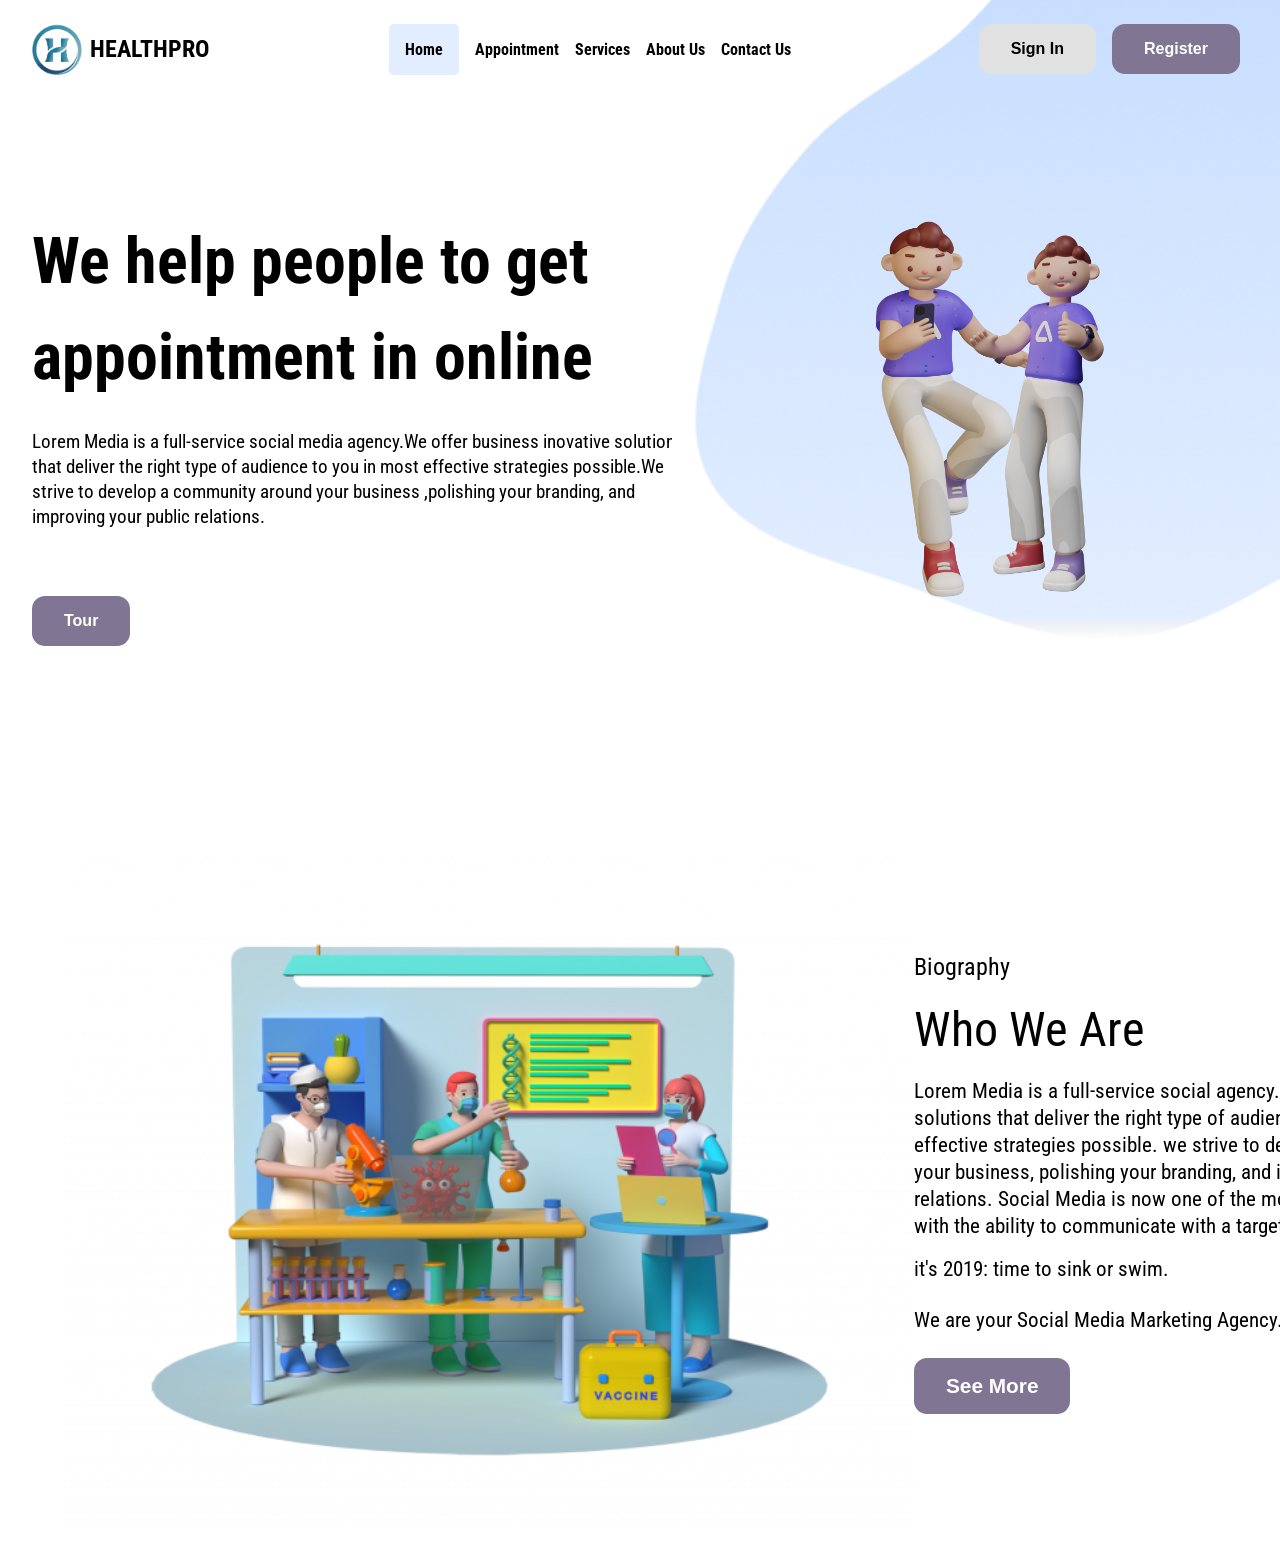
<file: frontend/index.html>
<!DOCTYPE html>
<html lang="en">

<head>
  <meta charset="UTF-8">
  <meta name="viewport" content="width=device-width, initial-scale=1.0">
  <link rel="stylesheet" href="https://cdnjs.cloudflare.com/ajax/libs/font-awesome/6.7.2/css/all.min.css"
    integrity="sha512-Evv84Mr4kqVGRNSgIGL/F/aIDqQb7xQ2vcrdIwxfjThSH8CSR7PBEakCr51Ck+w+/U6swU2Im1vVX0SVk9ABhg=="
    crossorigin="anonymous" referrerpolicy="no-referrer" />
  <link
    href="https://fonts.googleapis.com/css2?family=Libre+Baskerville:ital,wght@0,400;0,700;1,400&family=Roboto+Condensed:ital,wght@0,100..900;1,100..900&family=Roboto+Serif:ital,opsz,wght@0,8..144,100..900;1,8..144,100..900&display=swap"
    rel="stylesheet">
  <link rel="shortcut icon" href="./images/healthpro.png" type="image/x-icon">
  <link rel="stylesheet" href="./css/styles.css">
  <title>HealthPro</title>
</head>

<body>
  <!-- HEADER SECTION START -->

  <nav class="container nav-items">
    <section class="logo">
      <img src="./images/healthpro.png" alt="">
      <h1>HealthPro</h1>
    </section>

    <ul class="nav-lists" id="nav-lists">
      <li><a href="#" class="nav-list current">Home</a></li>
      <li><a href="#" class="nav-list">Appointment</a></li>
      <li><a href="#" class="nav-list">Services</a></li>
      <li><a href="#" class="nav-list">About Us</a></li>
      <li><a href="#" class="nav-list">Contact Us</a></li>
    </ul>

    <section class="auth">
      <button id="reg-btn" class="btn-dark btn">Sign In</button>
      <button id="reg-btn" class="btn-light btn">Register</button>
    </section>

    <span class="fa-solid fa-bars"></span>
  </nav>
  <!-- HEADER SECTION END -->


  <!-- HERO SECTION START -->
  <scetion class="hero-section">
    <section class="container hero-content">
      <h1>We help people to get appointment in online</h1>
      <p>Lorem Media is a full-service social media agency.We offer business inovative solutions that deliver the right
        type of audience to you in most effective strategies possible.We strive to develop a community around your
        business ,polishing your branding, and improving your public relations.</p>
      <button class="btn-light btn">Tour</button>
    </section>

    <section class="hero-image">
        <img src="./images/Vector (15).png" alt="" class="background">
        <div class="category hero-img-wrapper">
          <img src="./images/human1.png" alt="" class="human1">
          <img src="./images/human2.png" alt="" class="human2">
        </div>
    </section>
  </scetion>
  <!-- HERO SECTION END -->

  <!-- VACCINE SECTOR START -->
   <section class="category vaccine-container">
    <div class="vaccine-image">
      <img src="./images/Vaccine.png" alt="" >
    </div>
    <section class="vaccine-content">
      <p>Biography</p>
      <p>Who We Are</p>
      <p>Lorem Media is a full-service social agency. we offer business innovative solutions that deliver the right type of audience to you in the most effective strategies possible. we strive to develop a community around your business, polishing your branding, and improving your public relations.
        Social Media is now one of the most powerful marketing tools with the ability to communicate with a target audience in real time.
      </p>
      <p>
        it's 2019: time to sink or swim.
      </p>
      <p>
        We are your Social Media Marketing Agency.
      </p>

      <button class="btn-light btn">See More</button>
    </section>
   </section>
  <!-- VACCINE SECTOR END -->



  <!-- linked javascript -->
  <script src="./js/app.js"></script>
  <!-- linked javascript end -->
</body>

</html>
</file>
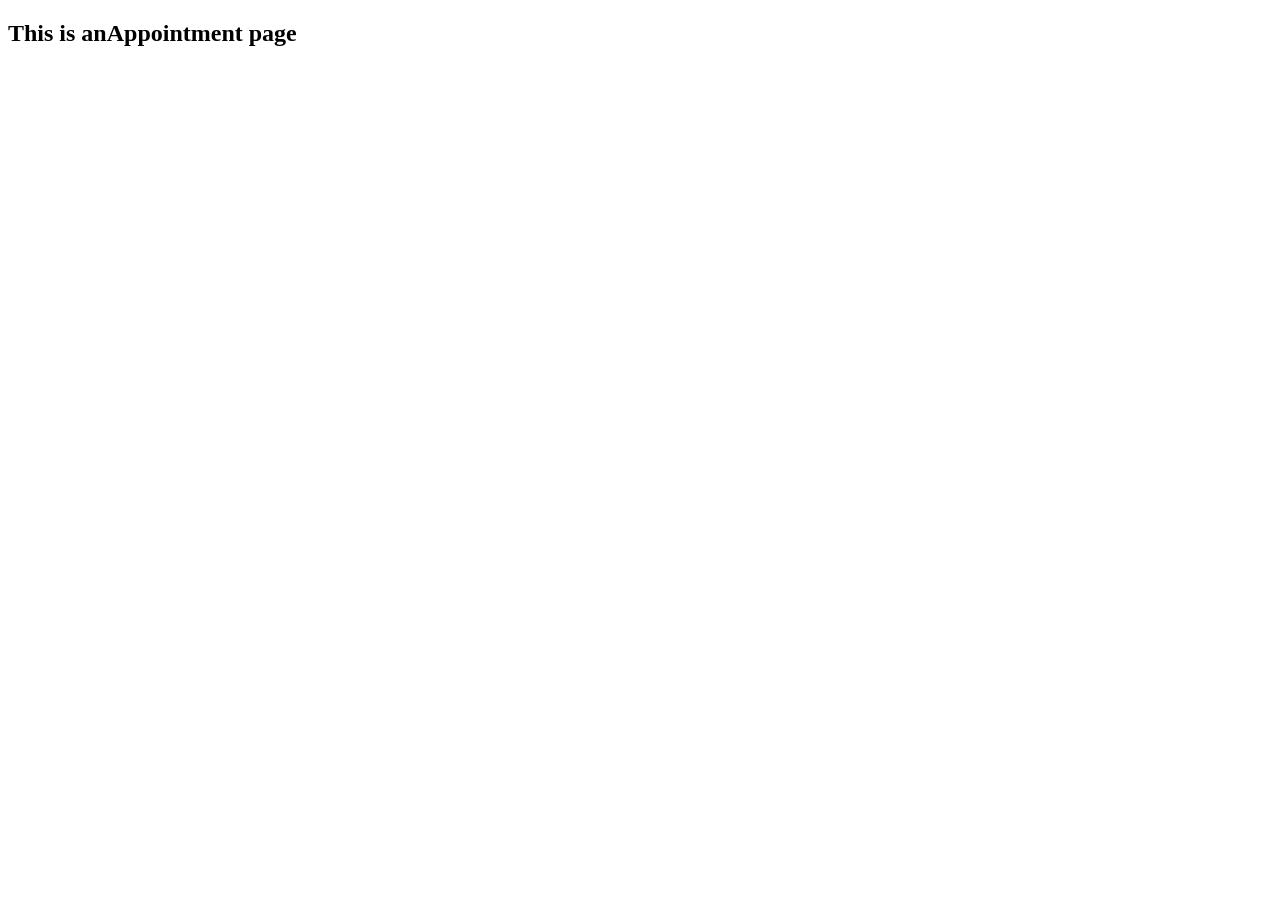
<file: frontend/appointment.html>
<!DOCTYPE html>
<html lang="en">
<head>
  <meta charset="UTF-8">
  <meta name="viewport" content="width=device-width, initial-scale=1.0">
  <meta name="description" content="This is an online platform that connects patients with doctors. Patients can book appointments with doctors and get prescriptions online.">
  <link rel="stylesheet" href="https://cdnjs.cloudflare.com/ajax/libs/font-awesome/6.7.2/css/all.min.css"
    integrity="sha512-Evv84Mr4kqVGRNSgIGL/F/aIDqQb7xQ2vcrdIwxfjThSH8CSR7PBEakCr51Ck+w+/U6swU2Im1vVX0SVk9ABhg=="
    crossorigin="anonymous" referrerpolicy="no-referrer" />
  <title>Appointment Page</title>
</head>
<body>
  <h2>This is anAppointment page</h2>


  <script src="./js/appointment.js"></script>
</body>
</html>
</file>
<file: frontend/css/styles.css>
*,
*::after,
*::before {
  margin: 0;
  padding: 0;
  box-sizing: border-box;
}
/* utitlity */

:root {
  --primary-color: #9b77fe;
  --secondary-color: #807593;
  --background-color: #ffffff;
  --border-color: #9e9e9e;
  --current: #c5dcff80;
  --color: #000000;
  --btn-color: #e1e1e1;
  --font-family: "Roboto Condensed", serif;
  --transition: all 0.3s linear;
  --p-line-height: 1.3;
  --h-line-height: 1.5;
}

html {
  scroll-behavior: smooth;
}

body {
  font-family: var(--font-family);
  /* background-color: var(--background-color); */
  color: var(--color);
}

img {
  width: 100%;
  height: auto;
}

a {
  text-decoration: none;
  color: var(--color);
}

ul {
  list-style-type: none;
}

h1,
h2,
h3,
h4,
h5,
h6 {
  line-height: var(--h-line-height);
  font-family: var(--font-family);
}

p {
  line-height: var(--p-line-height);
  margin-bottom: 1rem;
}

.btn {
  display: inline-block;
  padding: 1rem 2rem;
  border: none;
  gap: 1.3rem;
  color: var(--color);
  font-size: 16px;
  font-weight: bold;
  cursor: pointer;
}

.btn-dark {
  background: var(--btn-color);
  border-radius: 13px;
}

.category {
  display: inline-block;
  padding: 2rem 4rem;
  margin-top: 10rem;
}
.btn-dark:hover {
  opacity: 0.9;
}

.btn-light {
  background: var(--secondary-color);
  color: var(--background-color);
  border-radius: 13px;
}

.container {
  margin: auto;
  padding: 1rem 2rem;
  overflow: hidden;
}
/* utitlity end */

/* header */
.nav-items {
  display: flex;
  justify-content: space-between;
  align-items: center;
  position: relative;
}

.nav-items .logo h1 {
  font-size: 1.5rem;
  text-transform: uppercase;
  font-weight: bold;
}

.nav-items .logo img {
  width: 50px;
  height: auto;
}

.nav-items .logo {
  display: flex;
  align-items: center;
  gap: 0.5rem;
}

.nav-lists {
  display: flex;
  align-items: center;
  gap: 1rem;
}

.nav-lists li a {
  font-size: 1rem;
  font-weight: bold;
}

.nav-items ul li a.current {
  background: var(--current);
  color: var(--color);
  padding: 1rem;
  border-radius: 5px;
}

.nav-items ul li a.current:hover {
  opacity: 0.9;
}
.fa-solid {
  display: none;
}

.auth {
  display: flex;
  align-items: center;
  z-index: 1;
}

.nav-items .auth button {
  margin: 0.5rem;
}
/* header end */

/* hero section */
.hero-section {
  display: flex;
  justify-content: space-between;
  align-items: center;
  position: relative;
  margin-top: 100px;
}

.hero-content {
  flex: 1;
}

.hero-content h1 {
  font-size: 4rem;
  font-weight: bold;
  width: 590px;
  height: 200px;
  margin-bottom: 1rem;
}

.hero-content p {
  font-size: 1.2rem;
  width: 675.9px;
  height: 150px;
}

.hero-image {
  flex: 1;
}

.background {
  position: absolute;
  width: 45.9%;
  height: auto;
  top: -199px;
  right: 0;
}

.hero-img-wrapper {
  width: 40%;
}

.human1,
.human2 {
  width: 30%;
  position: absolute;
  z-index: 1000;
  top: 20px;
}

.human2 {
  right: 30px;
}

/* hero section end */

/* vaccine container */
.vaccine-container {
  display: flex;
  justify-content: space-between;
  align-items: center;
  /* gap: 5rem; */
}

.vaccine-image {
  flex: 1;
}

.vaccine-image img {
  width: 850px;
  height: 670px;
}

.vaccine-content {
  flex: 1;
}

.vaccine-content p:first-child {
  font-size: 1.5rem;
  margin-bottom: 1rem;
}

.vaccine-content p:nth-child(2) {
  font-size: 3rem;
  margin-bottom: 1rem;
}

.vaccine-content p:nth-child(3) {
  font-size: 1.3rem;
  width: 620px;
  margin-bottom: 1rem;
}

.vaccine-content p:nth-child(4) {
  font-size: 1.3rem;
  margin-bottom: 1.5rem;
}

.vaccine-content p:nth-child(5) {
  font-size: 1.3rem;
  margin-bottom: 1.5rem;
}

.vaccine-content button {
  font-size: 1.3rem;
  margin-bottom: 1rem;
}
/* vaccine container end */
</file>
